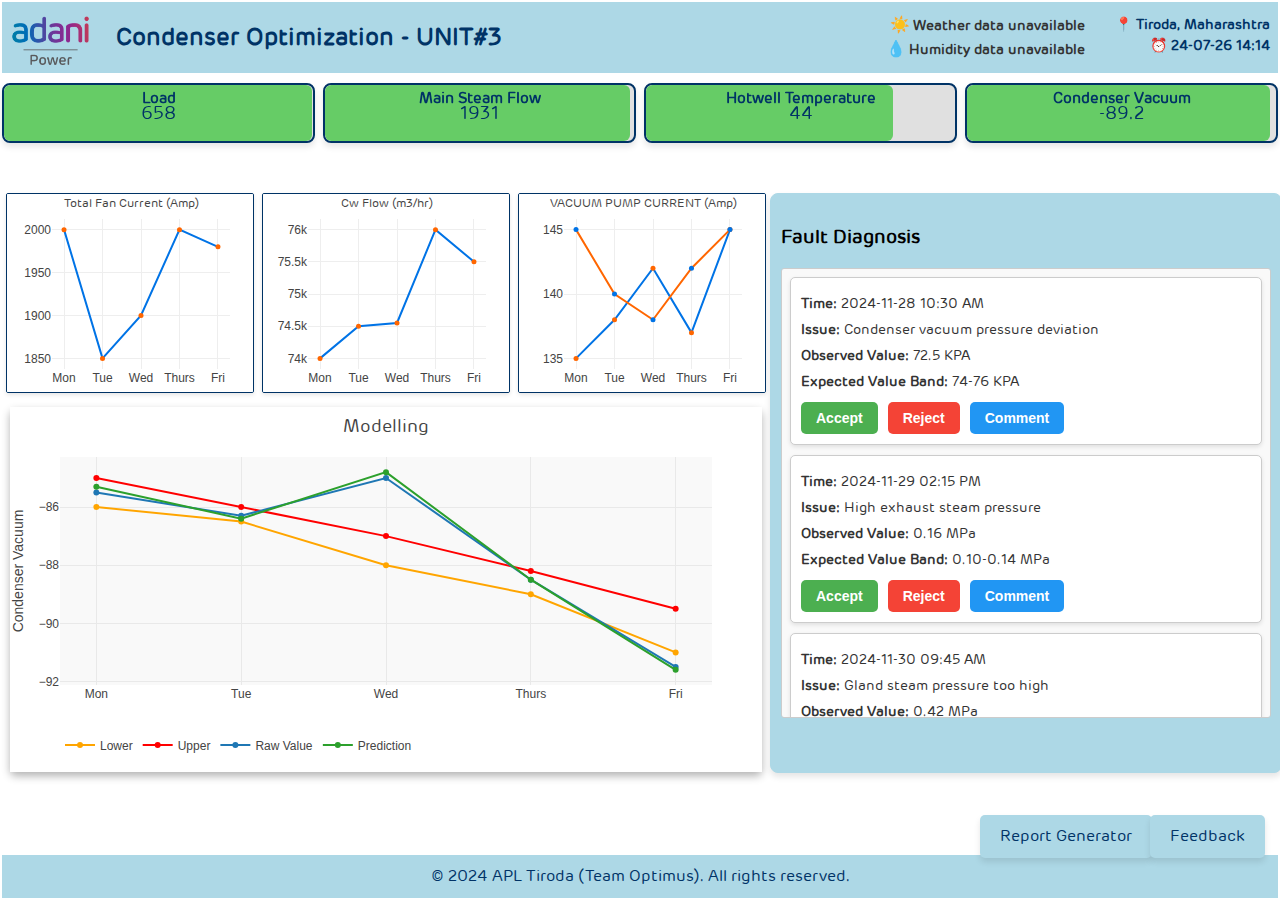
<file: index.html>
<!DOCTYPE html>
<html lang="en">
<head>
  <meta charset="UTF-8">
  <meta name="viewport" content="width=device-width, initial-scale=1.0">
  <title>Condenser Optimization</title>
  <link rel="stylesheet" href="styles.css">
  <script src="https://cdn.plot.ly/plotly-2.24.1.min.js"></script> <!-- Include Plotly.js -->
  <link rel="icon" type="image/png" href="images/favicon.png">
</head>
<body>
  <header>
    <div class="top-header">
      <div>
        <div class="logo-heading">
          <img src="images/logo.png" alt="Adani Power Logo" class="logo">
          <div class="heading">Condenser Optimization - UNIT#3</div>
          <!-- <div class="heading">Optimus</div> -->
        </div>
        <div class="time-location-weather"></div>
      </div>
      <div style="display: flex; justify-content: space-between; gap: 30px;">
        <div class="weather-info">
          <div>
            <span class="icon">☀️</span>
            <span id="weather">Loading weather...</span>
          </div>
          <div>
            <span class="icon">💧</span>
            <span id="humidity">Loading humidity...</span>
          </div>
        </div>
        <div class="time-location">
          <div>
            <span class="icon">📍</span>
            <span id="location"></span>
          </div>
          <div>
            <span class="icon">⏰</span>
            <span id="time"></span>
          </div>
        </div>
      </div>
      </div>
    </div>
  </header>
  <main>
    <div>
       <!-- Multiple Color Boxes with Headings -->
      <div class="color-boxes-container">
        <div class="color-box" id="box1">
          <h3>Load</h3>
          <div class="fill" id="color-fill-1"></div>
          <div class="content">
            <span id="filled-value-1">658</span> <!-- Displaying only the filled value -->
          </div>
        </div>
        <div class="color-box" id="box2">
          <h3>Main Steam Flow</h3>
          <div class="fill" id="color-fill-2"></div>
          <div class="content">
            <span id="filled-value-2">1931</span> <!-- Displaying only the filled value -->
          </div>
        </div>
        <div class="color-box" id="box3">
          <h3>Hotwell Temperature</h3>
          <div class="fill" id="color-fill-3"></div>
          <div class="content">
            <span id="filled-value-3">44.6</span> <!-- Displaying only the filled value -->
          </div>
        </div>
        <div class="color-box" id="box4">
          <h3>Condenser Vacuum</h3>
          <div class="fill" id="color-fill-4"></div>
          <div class="content">
            <span id="filled-value-4">-89.2</span> <!-- Displaying only the filled value -->
          </div>
        </div>
      </div>
      <div id="body-container">
        <div id="main-container">
          <div id="chart-container">
            <div id="small-chart-1" class="small-chart"></div>
            <!-- <br> -->
            <div id="small-chart-2" class="small-chart"></div>
            <div id="small-chart-3" class="small-chart"></div>
          </div>
      
          <div id="chart-container2">
            <!-- Small Chart Container -->
      
            <!-- Large Chart Container -->
            <div id="large-chart-container" class="large-chart">
              <div id="large-line-chart"></div>
            </div>
            <br>
          </div>
        </div>
        <div class="recommendations-container">
          <h3>Fault Diagnosis</h3>
          <div class="scroll-box" id="recommendations"></div>
          <!-- Dynamic content will be injected here -->
        </div>
      </div>
      <div class="confirmation-popup" id="popup" style="display: none;">
        <div class="popup-content">
          <h4 id="popup-title"></h4>
          <p id="popup-message"></p>
          <button class="ok-btn" onclick="closePopup()">OK</button>
        </div>
      </div>
      
      
      <a href="generator/report.html" class="report-button" target="_blank">Report Generator</a>
      <a href="feedback/feedback.html" class="feedback-button" target="_blank">Feedback</a>
      
      </div>
    </div>
  </main>

  <footer>
    &copy; 2024 APL Tiroda (Team Optimus). All rights reserved.
  </footer>
  <script src="script.js"></script>
  <script src="weather.js"></script> <!-- Link to the weather.js file -->
</body>
</html>
</file>
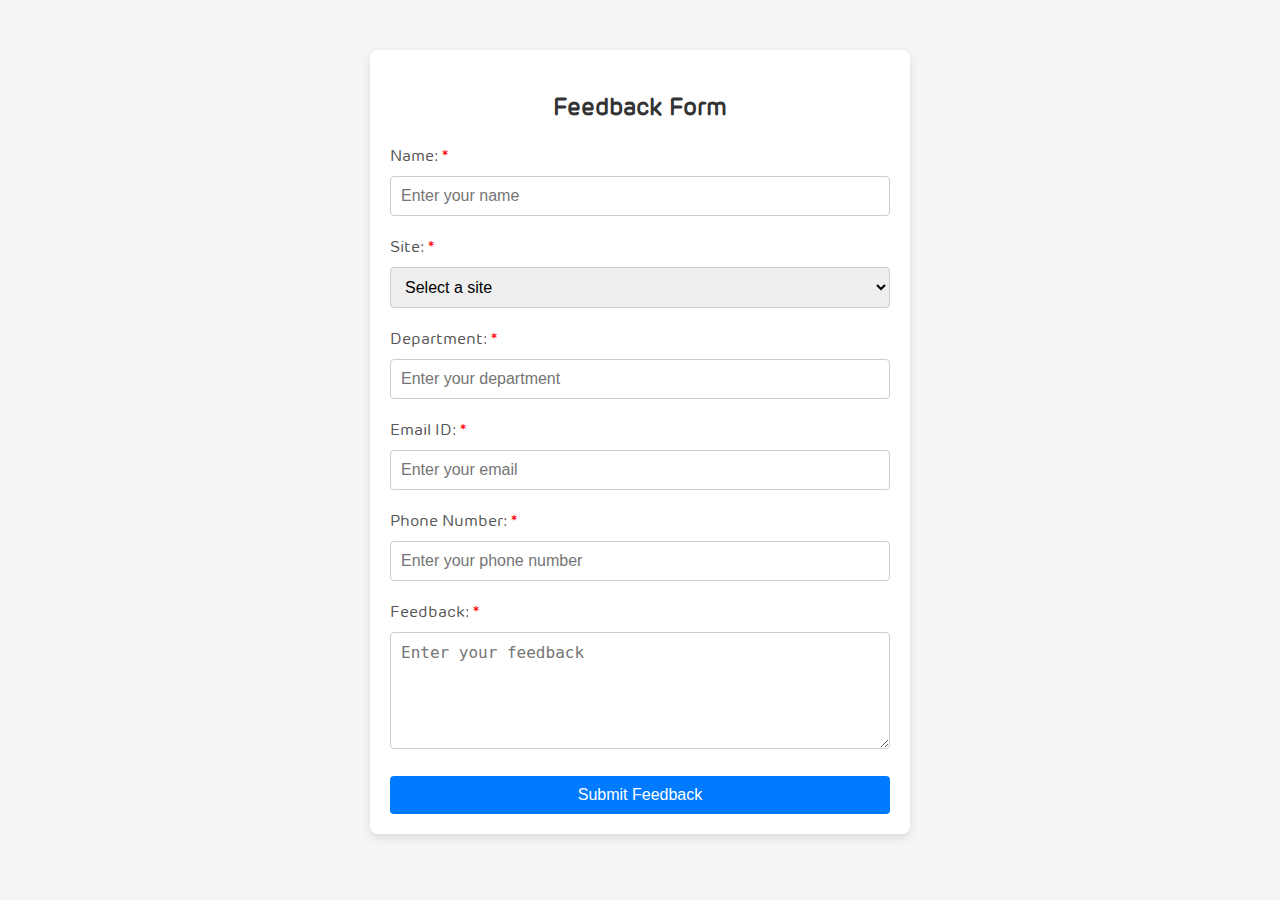
<file: Feedback/feedback.html>
<!DOCTYPE html>
<html lang="en">
<head>
  <meta charset="UTF-8">
  <meta name="viewport" content="width=device-width, initial-scale=1.0">
  <title>Feedback Form</title>
  <link rel="stylesheet" href="feedback_styles.css">
  <link rel="icon" type="image/png" href="favicon.png">
</head>
<body>
  <div class="feedback-form-container" id="form-container">
    <h2>Feedback Form</h2>
    <form id="feedback-form" onsubmit="handleFeedback(event)">
      <!-- Name Field -->
      <label for="name">Name: <span class="required">*</span></label>
      <input type="text" id="name" name="name" placeholder="Enter your name" required>
      
      <!-- Site Field -->
      <label for="site">Site: <span class="required">*</span></label>
      <select id="site" name="site" required>
        <option value="" disabled selected>Select a site</option>
        <option value="Tiroda">Tiroda</option>
        <option value="Mundra">Mundra</option>
        <option value="Udupi">Udupi</option>
        <option value="Kawai">Kawai</option>
        <option value="Mahan">Mahan</option>
      </select>
      
      <!-- Department Field -->
      <label for="department">Department: <span class="required">*</span></label>
      <input type="text" id="department" name="department" placeholder="Enter your department" required>
      
      <!-- Email ID Field -->
      <label for="email">Email ID: <span class="required">*</span></label>
      <input type="email" id="email" name="email" placeholder="Enter your email" required>
      
      <!-- Phone Number Field -->
      <label for="phone">Phone Number: <span class="required">*</span></label>
      <input type="tel" id="phone" name="phone" placeholder="Enter your phone number" required>
      
      <!-- Feedback Field -->
      <label for="feedback">Feedback: <span class="required">*</span></label>
      <textarea id="feedback" name="feedback" placeholder="Enter your feedback" rows="5" required></textarea>
      
      <!-- Submit Button -->
      <button type="submit">Submit Feedback</button>

    </form>
  </div>

  <div class="thank-you-message" id="thank-you-message" style="display: none;">
    <h2>Thanks for your feedback!</h2>
    <p>We appreciate your effort to help us improve.</p>
  </div>

  <script src="feedback_script.js"></script>
</body>
</html>
</file>
<file: styles.css>
@font-face {
  font-family: 'CustomFont';  /* This is the name you'll use for the font */
  src: url('fonts/adani.ttf') format('truetype');
  font-weight: normal;
  font-style: normal;
}
*{
  box-sizing: border-box;
}

/* General body styling */
body {
  margin: 0;
  font-family: 'CustomFont', sans-serif;
  display: flex;
  flex-direction: column;
  min-height: 100vh;
  padding: 2px;
}

/* Header styling */
header {
  background-color: #add8e6; /* Light blue color */
  color: #003366;
  padding: 8px;
  display: flex;
  flex-direction: column;
  align-items: center;
}

/* Top section of header */
.top-header {
  display: flex;
  justify-content: space-between;
  /* align-items: flex-end; */
  align-items: center;
  width: 100%;
  max-width: 1600px;
}

/* Logo and heading container */
.logo-heading {
  display: flex;
  align-items: center;
}

/* Logo styling */
.logo {
  height: 55px;
  margin-right: 25px; /* Space between logo and heading */
}

/* Heading styling */
.heading {
  font-size: 24px;
  font-weight: bold;
  color: #003366;
}

/* Container for time, location, and weather */
.time-location-weather {
  text-align: right;
  font-size: 14px;
  display: flex;
  flex-direction: column;
  align-items: flex-end;
  /* padding-right: 5px; */
  /* gap: 2px; Space between time-location and weather */
}

/* Time and location container */
.time-location {
  display: flex;
  flex-direction: column;
  align-items: flex-end;
  font-size: 14px;
}

/* Weather info container */
.weather-info {
  display: flex;
  flex-direction: column;
  align-items: flex-end;
  font-size: 14px;
  gap: 1px; 
  color: #333;
}

/* Styling each weather info item */
.weather-info div {
  display: flex;
  align-items: center;
  gap: 3px;
}

/* Icon styling */
.weather-info .icon {
  font-size: 16px;
  color: #007bff; /* Blue for icons */
}

/* Weather and time text styling */
.weather-info span,
.time-location span {
  font-weight: bold;
  font-family: 'CustomFont', sans-serif;
}

/* Responsive design */
@media (max-width: 768px) {
  .time-location-weather {
    font-size: 14px;
    gap: 4px;
  }
}

/* Icon styling */
.icon {
  margin-right: 0px;
}

/* Footer styling */
footer {
  background-color: #add8e6;
  color: #003366;
  text-align: center;
  padding: 10px;
  margin-top: auto;
}

/* Main container for the chart */
#chart-container2 {
  display: flex;
  justify-content: space-between;
  /* align-items: center; */
  width: 100%;
}

/* Chart box styling */
#chart-box {
  width: 80%;
  max-width: 800px;
  height: 500px;
  border: 2px solid #003366; /* Dark blue border */
  border-radius: 8px;
  background-color: #f9f9f9; /* Light background */
  box-shadow: 0 4px 8px rgba(0, 0, 0, 0.2); /* Add a shadow */
}

#chart-container {
  width: 100%;
  display: flex;
  justify-content: left;
  padding-bottom: 2px;
  align-items: center;
}

#main-container{
  display: flex;
  flex-direction: column;
  width: 60%;
  height: 100%;
}

.small-chart {
  width: 100%;
  height: 200px;
  border: 1px solid #003366;
  border-radius: 2px;
  margin: 0 4px 4px 4px;
  overflow: hidden; 
  background-color: #f0f8ff;
  box-shadow: 0 2px 4px rgba(0, 0, 0, 0.1);
}

/* Large chart container styling */
.large-chart {
  width: 100%;
  display: flex;
  border-radius: 5px;
  margin: 8px;
  background-color: #ffffff;
  box-shadow: 0 4px 8px rgba(0, 0, 0, 0.3);
}

#large-line-chart {
  width: 100%;
  height: 365px; /* Height for the large chart */
}

/* General styling for the container */
.color-boxes-container {
  display: flex;
  justify-content: space-around; /* Space out the boxes */
  margin-top: 10px;
  gap: 8px;
}

/* Styling for the color box container */
.color-box {
  width: 30%;
  height: 60px; /* Increased height to accommodate the heading */
  border: 2px solid #003366;
  border-radius: 8px;
  position: relative;
  background-color: #e0e0e0; /* Light gray background */
  box-shadow: 0 4px 6px rgba(0, 0, 0, 0.1);
  padding-top: 10px; /* Space for the heading */
  text-align: center;
  overflow: hidden; 
  transform: perspective(500px) rotateY(0deg); /* Tilt effect */
  transition: transform 0.5s ease-in-out;
  padding-top: 10px;
}

/* Add tilt effect on hover */
.color-box:hover {
  transform: perspective(500px) rotateY(10deg); /* Tilt when hovered */
}

/* Styling for the heading in each box */
.color-box h3 {
  font-size: 15px;
  margin: 0;
  color: #003366;
  font-weight: bold;
  z-index: 1;
  position: absolute;
  top: 10px; /* Adjust heading position */
  left: 50%;
  transform: translateX(-50%);
  line-height:0.4;
}
/* Fill color inside the box */
.fill {
  height: 100%; /* Full height of the box */
  width: 0%; /* Default width of 0% */
  border-radius: 6px;
  transition: width 0.5s ease-in-out; /* Smooth transition */
  position: absolute; /* Absolute positioning within the parent box */
  top: 0;
  left: 0;
  z-index: 0; /* Ensure the fill is behind the text */
}

/* Content inside the color box (numbers) */
.content {
  position: absolute;
  top: 50%;
  left: 50%;
  transform: translate(-50%, -50%);
  font-size: 18px;
  color: #003366;
  z-index: 1;
}

/* Color classes for different ranges */
.fill.low { background-color: #ff4d4d; } /* Red for low */
.fill.medium { background-color: #ffcc00; } /* Yellow for medium */
.fill.high { background-color: #66cc66; } /* Green for high */


.recommendations-container {
  /* position: absolute; Makes it absolute on the screen */
  /* top: 120px; /*Adjust the distance from the top of the screen */
  /* right: 25px; Position it on the right side of the page */
  /* width: 550px;  */
  /* top: 120px; */
  height: 100%;
  width: 40%;
  padding: 10px;
  background-color: #add8e6; /* Light background color */
  border: 1px solid #add8e6; /* Border for the box */
  border-radius: 8px; /* Rounded corners */
  box-shadow: 0px 4px 6px rgba(0, 0, 0, 0.1); /* Subtle shadow */
}

.scroll-box {
  height: 450px; /* Fixed height for the box */
  overflow-y: auto; /* Add vertical scrolling */
  border: 1px solid #ccc; /* Optional: Add a border */
  padding: 8px; /* Add padding inside the box */
  background-color: #f9f9f9; /* Optional: Add a background color */
  border-radius: 3px; /* Optional: Round the corners */
}
.recommendation-box {
  margin-bottom: 10px;
  padding: 10px;
  background-color: #fff; /* White background for each box */
  border: 1px solid #ccc; /* Border around each box */
  border-radius: 5px; /* Rounded corners */
  box-shadow: 0px 2px 4px rgba(0, 0, 0, 0.1); /* Subtle shadow */
}

/* Add tilt effect on hover */
.recommendation-box:hover {
  /* transform: perspective(500px) rotateY(10deg) scale(1.05); /* Tilt and scale slightly */
  box-shadow: 0px 4px 8px rgba(0, 0, 0, 0.6); /* Enhanced shadow on hover */
}

.recommendation-box p {
  margin: 5px 0; /* Space between text */
  font-size: 14px; /* Adjust text size */
  color: #333; /* Dark text color */
}


.feedback-button {
  position: absolute; /* Makes the button stay fixed at the bottom-right */
  bottom: 42px; /* Distance from the bottom of the page */
  right: 15px; /* Distance from the right of the page */
  padding: 10px 20px; /* Button padding */
  background-color: #add8e6; /* Button background color */
  color: #003366; /* Text color */
  font-size: 16px; /* Font size */
  text-decoration: none; /* Remove underline from the link */
  border-radius: 5px; /* Rounded corners */
  box-shadow: 0px 4px 6px rgba(0, 0, 0, 0.1); /* Optional: Add a subtle shadow */
  transition: background-color 0.3s ease; /* Smooth hover effect */
}

.feedback-button:hover {
  background-color: #0056b3; /* Darker blue on hover */
}

#body-container{
  display: flex;
  margin-top: 50px;
  align-items: center;
  justify-content: center;
  width: 100vw;
  height: 580px;
}

.report-button {
  position: absolute; /* Makes the button stay fixed at the bottom-right */
  bottom: 42px; /* Distance from the bottom of the page */
  right: 10%; /* Distance from the right of the page */
  padding: 10px 20px; /* Button padding */
  background-color: #add8e6; /* Button background color */
  color: #003366; /* Text color */
  font-size: 16px; /* Font size */
  text-decoration: none; /* Remove underline from the link */
  border-radius: 5px; /* Rounded corners */
  box-shadow: 0px 4px 6px rgba(0, 0, 0, 0.1); /* Optional: Add a subtle shadow */
  transition: background-color 0.3s ease; /* Smooth hover effect */
}

.report-button:hover {
  background-color: #0056b3; /* Darker blue on hover */
}

/* Action Buttons Section */
.action-buttons {
  margin-top: 10px;
  display: flex;
  gap: 10px; /* Adds consistent spacing between buttons */
}

.action-buttons button {
  padding: 8px 15px; /* Slightly larger padding for better appearance */
  border: none;
  border-radius: 5px;
  font-size: 14px;
  font-weight: bold;
  cursor: pointer;
  transition: background-color 0.3s, transform 0.2s;
}

.action-buttons button:hover {
  transform: scale(1.05); /* Slight zoom effect on hover */
  box-shadow: 0px 4px 6px rgba(0, 0, 0, 0.1); /* Adds a subtle shadow */
}

.accept-btn {
  background-color: #4CAF50;
  color: white;
}

.accept-btn:hover {
  background-color: #45a049;
}

.reject-btn {
  background-color: #f44336;
  color: white;
}

.reject-btn:hover {
  background-color: #e53935;
}

.comment-btn {
  background-color: #2196F3;
  color: white;
}

.comment-btn:hover {
  background-color: #1e88e5;
}

/* Comment Box Section */
.comment-box {
  margin-top: 10px;
  background-color: #f9f9f9; /* Light background for contrast */
  border: 1px solid #ddd; /* Subtle border for definition */
  border-radius: 5px;
  padding: 10px;
  box-shadow: 0px 4px 6px rgba(0, 0, 0, 0.1); /* Adds a soft shadow */
}

.comment-box textarea {
  width: 100%;
  height: 60px; /* Increased height for better usability */
  margin-bottom: 10px;
  padding: 8px;
  border: 1px solid #ccc;
  border-radius: 5px;
  resize: none; /* Disables resizing for consistency */
  font-size: 14px;
  font-family: Arial, sans-serif;
}

.comment-box textarea:focus {
  outline: none;
  border-color: #2196F3; /* Highlight border on focus */
  box-shadow: 0 0 4px rgba(33, 150, 243, 0.6); /* Subtle glow on focus */
}

.comment-box button {
  padding: 7px 12px;
  background-color: #4CAF50;
  color: white;
  border: none;
  border-radius: 5px;
  cursor: pointer;
  font-size: 14px;
  transition: background-color 0.3s, transform 0.2s;
}

.comment-box button:hover {
  background-color: #45a049;
  transform: scale(1.05);
}

.confirmation-popup {
  position: fixed;
  top: 0;
  left: 0;
  width: 100%;
  height: 100%;
  background-color: rgba(0, 0, 0, 0.5);
  display: flex;
  justify-content: center;
  align-items: center;
  z-index: 1000;
}

.popup-content {
  background-color: #fff;
  border-radius: 8px;
  padding: 20px;
  width: 300px;
  box-shadow: 0 4px 8px rgba(0, 0, 0, 0.2);
  text-align: center;
  animation: fadeIn 0.3s ease;
}

.popup-content h4 {
  font-size: 18px;
  margin-bottom: 10px;
  color: #333;
}

.popup-content p {
  font-size: 16px;
  margin-bottom: 20px;
  color: #555;
}

.ok-btn {
  background-color: #4CAF50;
  color: #fff;
  border: none;
  padding: 8px 15px;
  border-radius: 5px;
  cursor: pointer;
  font-size: 14px;
}

.ok-btn:hover {
  background-color: #45a049;
}

@keyframes fadeIn {
  from {
    opacity: 0;
    transform: scale(0.9);
  }
  to {
    opacity: 1;
    transform: scale(1);
  }
}
</file>
<file: Feedback/feedback_styles.css>
@font-face {
  font-family: 'CustomFont';  /* This is the name you'll use for the font */
  src: url('adani.ttf') format('truetype');
  font-weight: normal;
  font-style: normal;
}

body {
  font-family: 'CustomFont', sans-serif;
  margin: 0;
  padding: 0;
  background-color: #f5f5f5; /* Light background color */
}

.feedback-form-container {
  max-width: 500px; /* Restrict width for readability */
  margin: 50px auto; /* Center the form */
  padding: 20px;
  background-color: #fff; /* White background for the form */
  border-radius: 8px; /* Rounded corners */
  box-shadow: 0 4px 10px rgba(0, 0, 0, 0.1); /* Subtle shadow */
}

.feedback-form-container h2 {
  text-align: center;
  color: #333; /* Darker text for the heading */
  margin-bottom: 20px;
}

label {
  display: block;
  margin-bottom: 8px;
  color: #555; /* Medium-dark text for labels */
}

input,
textarea {
  width: 100%;
  padding: 10px;
  margin-bottom: 20px;
  border: 1px solid #ccc; /* Light border for input fields */
  border-radius: 4px; /* Rounded corners for input fields */
  font-size: 16px;
  box-sizing: border-box; /* Ensures padding doesn't affect width */
}

input:focus,
textarea:focus {
  border-color: #007bff; /* Blue border on focus */
  outline: none; /* Remove default outline */
}

textarea {
  resize: vertical; /* Allow vertical resizing only */
}

button {
  width: 100%; /* Full width button */
  padding: 10px;
  background-color: #007bff; /* Blue button color */
  color: white; /* White text color */
  font-size: 16px;
  border: none;
  border-radius: 4px;
  cursor: pointer;
  transition: background-color 0.3s ease; /* Smooth hover effect */
}

button:hover {
  background-color: #0056b3; /* Darker blue on hover */
}

button:focus {
  outline: 2px solid #0056b3; /* Focus outline for accessibility */
}

.thank-you-message {
  max-width: 500px;
  margin: 50px auto;
  padding: 20px;
  background-color: #e6ffe6; /* Light green background */
  border: 1px solid #a6d8a6; /* Green border */
  border-radius: 8px;
  text-align: center;
  box-shadow: 0 4px 10px rgba(0, 0, 0, 0.1);
}

.thank-you-message h2 {
  color: #2d862d; /* Dark green text */
}

.required {
  color: red; /* Red color for required asterisk */
}

@media screen and (max-width: 600px) {
  .feedback-form-container {
    padding: 15px;
  }

  .thank-you-message {
    width: 90%;
  }
}

select {
  width: 100%;
  padding: 10px;
  margin-bottom: 20px;
  border: 1px solid #ccc; /* Light border for dropdown */
  border-radius: 4px; /* Rounded corners */
  font-size: 16px;
  box-sizing: border-box; /* Ensures padding doesn't affect width */
}

select:focus {
  border-color: #007bff; /* Blue border on focus */
  outline: none; /* Remove default outline */
}
</file>
